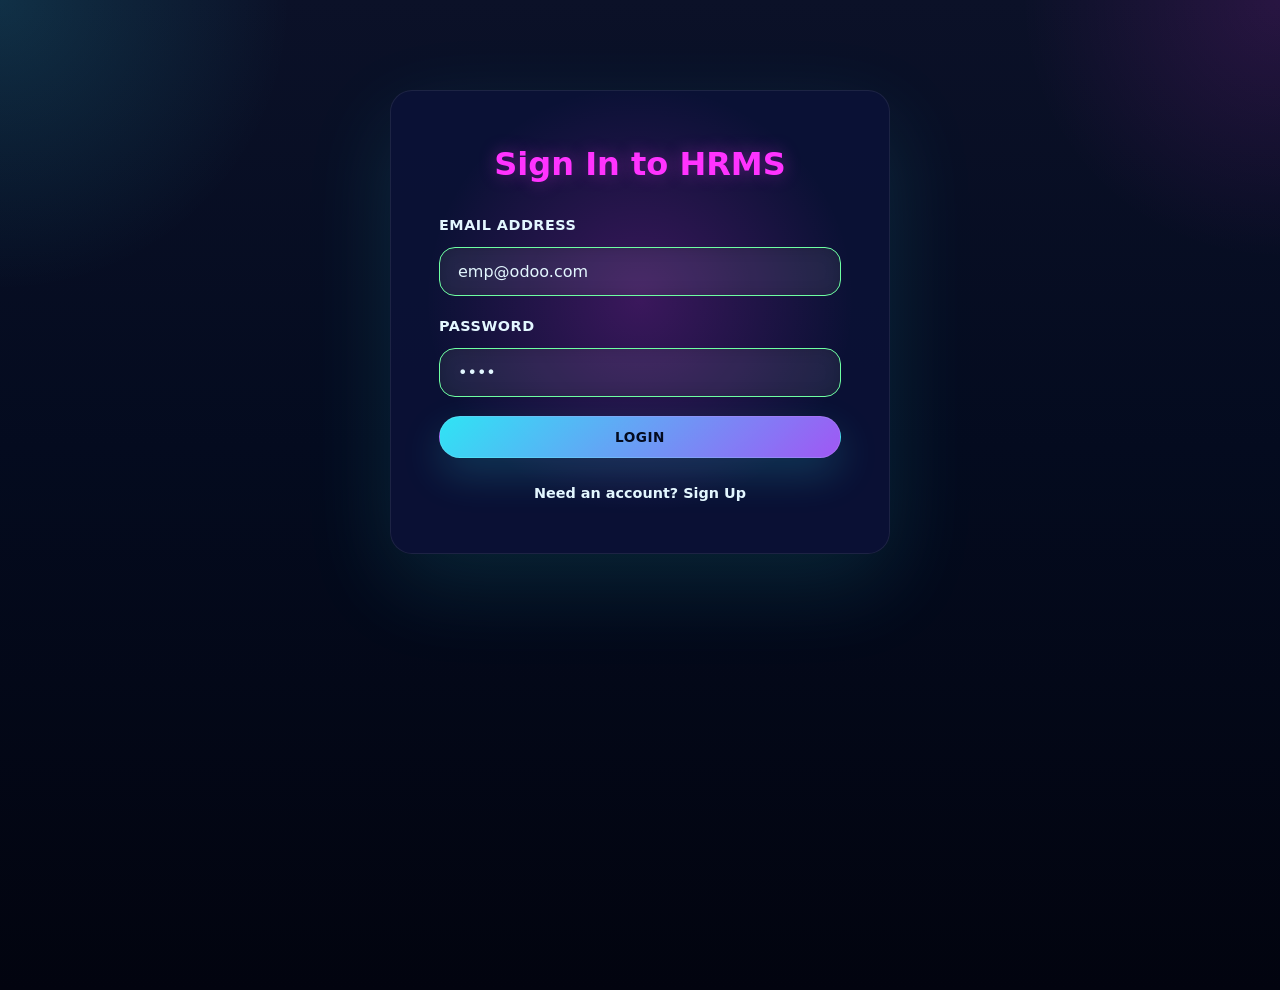
<file: hrms-site/index.html>
<!DOCTYPE html>
<html lang="en">

<head>
    <meta charset="UTF-8">
    <meta name="viewport" content="width=device-width, initial-scale=1.0">
    <title>Odoo HRMS - Hackathon Prototype</title>
    <link rel="stylesheet" href="variables-and-base.css">
    <link rel="stylesheet" href="components.css">
</head>

<body>

    <!-- Main Application Container -->
    <div id="app">

        <!-- Navbar (Hidden on Auth) -->
        <nav id="navbar" class="navbar hidden">
            <div class="nav-brand">Odoo HRMS</div>
            <div class="nav-links">
                <span id="user-greeting" style="margin-right: 15px; font-weight: 300;"></span>
                <button onclick="App.navigate('dashboard')" title="Go to Dashboard">Dashboard</button>
                <button onclick="App.navigate('attendance_log')" title="View attendance records">Attendance</button>
                <button onclick="App.navigate('leave_apply')" title="Apply for leave">Leave</button>
                <button onclick="App.navigate('salary_slip')" title="View salary information">Payroll</button>
                <button onclick="App.navigate('expenses')" title="Manage expenses">Expenses</button>
                <button onclick="App.navigate('profile')" title="View your profile">Profile</button>
                <button onclick="App.logout()" title="Sign out">Logout</button>
                <button onclick="App.resetDb()" title="Reset demo data"
                    style="margin-left:8px; background:transparent; border:1px solid var(--white); color:var(--white);">Reset
                    Demo Data</button>
            </div>
        </nav>

        <!-- Dynamic Content Container -->
        <div id="main-content" class="container"></div>

    </div>

    <!-- Link to external JavaScript -->
    <script src="app.js"></script>
    <script src="app-ui.js"></script>
</body>

</html>
</file>
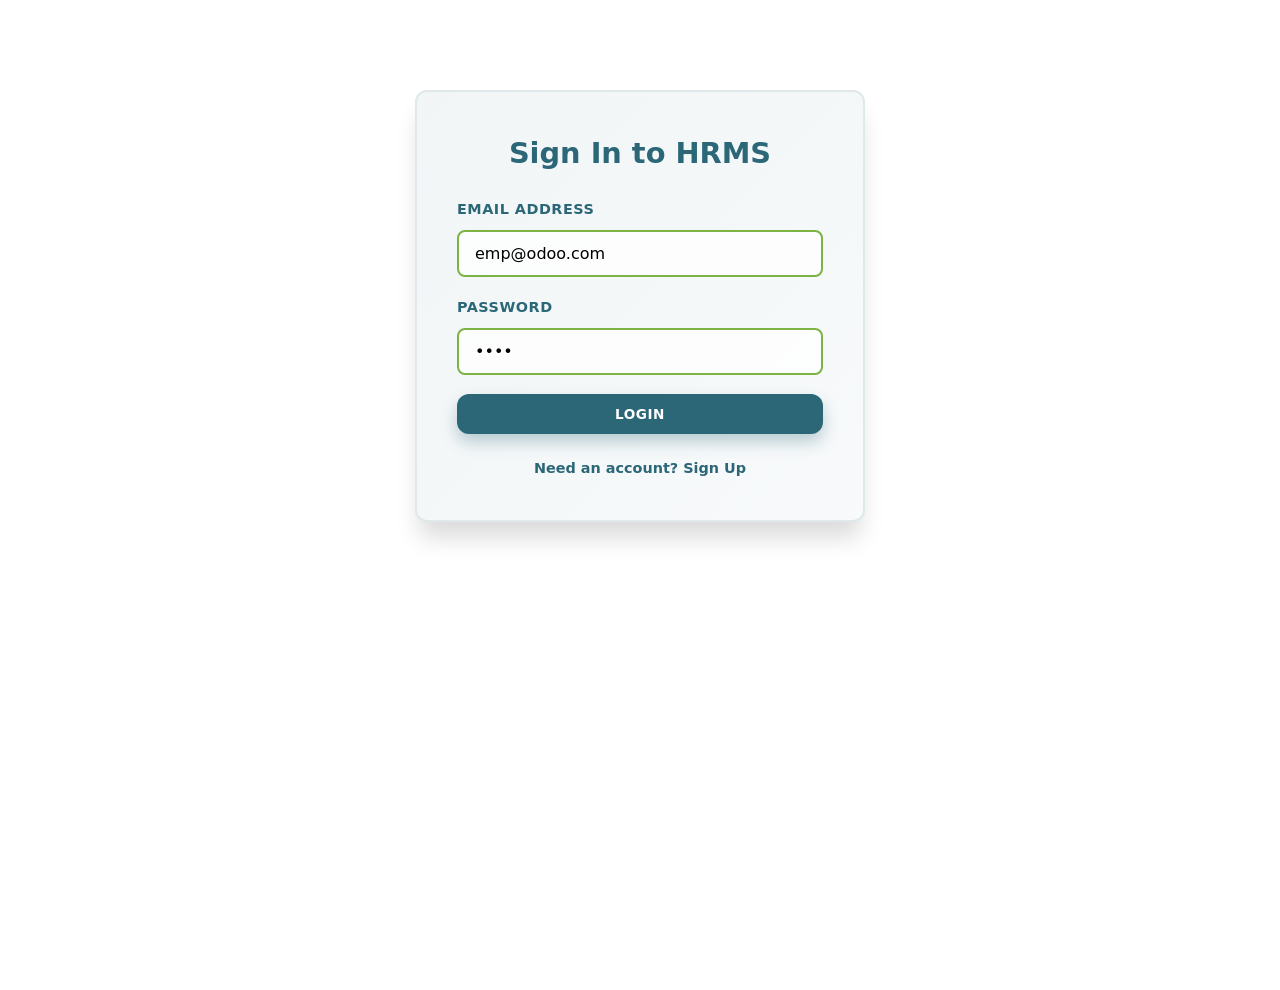
<file: hrms-site/hrms-shareable.html>
<!DOCTYPE html>
<html lang="en">

<head>
    <meta charset="UTF-8" />
    <meta name="viewport" content="width=device-width, initial-scale=1.0" />
    <title>Odoo HRMS - Shareable Prototype</title>
    <style>
        :root {
            --caramel: #2b6777;
            --papaya-whip: #c8d8e4;
            --baby-blue: #52ab98;
            --caramel-dark: rgba(43, 103, 119, 0.85);
            --caramel-light: #88a9b2;
            --sky-blue: #c8d8e4;
            --slate-blue: #6A8CAF;
            --cream: #ffffff;
            --warm-sand: #f2f2f2;
            --odoo-primary: #2b6777;
            --odoo-secondary: #c8d8e4;
            --bg-light: #f2f2f2;
            --text-main: #2b6777;
            --text-muted: #6b98a0;
            --white: #FFFFFF;
            --border: #E8D4C4;
            --success: #7CB342;
            --danger: #E74C3C;
            --warning: #F39C12;
            --radius: 12px;
            --shadow: 0 4px 6px -1px rgba(43, 103, 119, 0.1), 0 2px 4px -1px rgba(43, 103, 119, 0.06);
            --shadow-lg: 0 20px 25px -5px rgba(0, 0, 0, 0.15);
        }

        * {
            margin: 0;
            padding: 0;
            box-sizing: border-box;
            font-family: 'Segoe UI', system-ui, sans-serif;
        }

        body {
            background: var(--cream);
            color: var(--text-main);
            line-height: 1.5;
            min-height: 100vh;
        }

        @keyframes fadeInUp {
            from {
                opacity: 0;
                transform: translateY(30px);
            }

            to {
                opacity: 1;
                transform: translateY(0);
            }
        }

        @keyframes pulse-glow {

            0%,
            100% {
                box-shadow: 0 0 5px rgba(255, 107, 107, 0.5);
            }

            50% {
                box-shadow: 0 0 20px rgba(255, 107, 107, 0.8);
            }
        }

        @keyframes float {

            0%,
            100% {
                transform: translateY(0px);
            }

            50% {
                transform: translateY(-10px);
            }
        }

        @keyframes spin-slow {
            0% {
                transform: rotate(0deg);
            }

            100% {
                transform: rotate(360deg);
            }
        }

        @keyframes pulse-loading {

            0%,
            100% {
                opacity: 1;
            }

            50% {
                opacity: 0.5;
            }
        }

        @keyframes spin {
            0% {
                transform: rotate(0deg);
            }

            100% {
                transform: rotate(360deg);
            }
        }

        @keyframes shimmer {
            0% {
                left: -100%;
            }

            100% {
                left: 100%;
            }
        }

        @keyframes rotate {
            0% {
                transform: rotate(0deg);
            }

            100% {
                transform: rotate(360deg);
            }
        }

        .hidden {
            display: none !important;
        }

        .btn {
            padding: 12px 24px;
            border: none;
            border-radius: var(--radius);
            cursor: pointer;
            font-weight: 700;
            transition: all 0.3s cubic-bezier(0.4, 0, 0.2, 1);
            letter-spacing: 0.5px;
            text-transform: uppercase;
            font-size: 0.85rem;
            position: relative;
            overflow: hidden;
        }

        .btn::before {
            content: '';
            position: absolute;
            top: 0;
            left: -100%;
            width: 100%;
            height: 100%;
            background: rgba(255, 255, 255, 0.3);
            transition: left 0.3s;
            z-index: -1;
        }

        .btn:hover::before {
            left: 100%;
        }

        .btn-primary {
            background: var(--caramel);
            color: var(--white);
            box-shadow: 0 8px 16px rgba(43, 103, 119, 0.3);
        }

        .btn-primary:hover {
            transform: translateY(-3px) scale(1.05);
            box-shadow: 0 12px 24px rgba(43, 103, 119, 0.4);
        }

        .btn-primary:active {
            transform: translateY(-1px);
        }

        .btn-outline {
            background: transparent;
            border: 2px solid var(--caramel);
            color: var(--caramel);
            transition: all 0.3s;
        }

        .btn-outline:hover {
            background: var(--caramel-dark);
            color: var(--white);
            box-shadow: 0 8px 16px rgba(43, 103, 119, 0.2);
            transform: scale(1.05);
        }

        .btn::after {
            content: '';
            position: absolute;
            top: 50%;
            left: 50%;
            width: 0;
            height: 0;
            border-radius: 50%;
            background: rgba(255, 255, 255, 0.5);
            transform: translate(-50%, -50%);
            transition: width 0.6s, height 0.6s;
        }

        .btn:active::after {
            width: 300px;
            height: 300px;
        }

        .badge {
            padding: 6px 12px;
            border-radius: 20px;
            font-size: 0.75rem;
            font-weight: bold;
            display: inline-block;
            animation: fadeInUp 0.5s ease;
            text-transform: uppercase;
            letter-spacing: 0.5px;
        }

        .badge-success {
            background: #7CB342;
            color: var(--white);
            box-shadow: 0 4px 12px rgba(124, 179, 66, 0.3);
        }

        .badge-warning {
            background: var(--caramel);
            color: var(--white);
            box-shadow: 0 4px 12px rgba(43, 103, 119, 0.3);
        }

        h3 {
            animation: fadeInUp 0.8s ease;
        }

        input:focus,
        select:focus {
            animation: pulse-glow 1s ease infinite;
        }

        html {
            scroll-behavior: smooth;
        }

        ::selection {
            background: var(--caramel);
            color: var(--white);
        }

        ::-webkit-scrollbar {
            width: 10px;
        }

        ::-webkit-scrollbar-track {
            background: rgba(43, 103, 119, 0.1);
        }

        ::-webkit-scrollbar-thumb {
            background: var(--caramel);
            border-radius: 10px;
        }

        ::-webkit-scrollbar-thumb:hover {
            background: var(--caramel-dark);
        }

        input,
        select,
        textarea {
            transition: all 0.3s ease;
        }

        input:hover,
        select:hover,
        textarea:hover {
            border-color: var(--caramel) !important;
        }

        input:valid,
        select:valid {
            border-color: var(--success) !important;
        }

        .container {
            max-width: 1200px;
            margin: 2rem auto;
            padding: 0 1rem;
        }

        .navbar {
            background: var(--caramel);
            color: var(--white);
            padding: 1.2rem 2rem;
            display: flex;
            justify-content: space-between;
            align-items: center;
            box-shadow: 0 10px 30px rgba(43, 103, 119, 0.25);
            position: relative;
            overflow: hidden;
        }

        .navbar::after {
            content: '';
            position: absolute;
            top: 0;
            left: -100%;
            width: 100%;
            height: 100%;
            background: linear-gradient(90deg, transparent, rgba(255, 255, 255, 0.1), transparent);
            animation: shimmer 3s infinite;
            z-index: 0;
        }

        .nav-brand {
            font-size: 1.8rem;
            font-weight: 900;
            z-index: 1;
            text-shadow: 0 4px 8px rgba(0, 0, 0, 0.3);
            letter-spacing: 1px;
            animation: fadeInUp 0.6s ease;
        }

        .nav-links {
            display: flex;
            align-items: center;
            z-index: 1;
            gap: 0.5rem;
            flex-wrap: wrap;
            justify-content: flex-end;
        }

        .nav-links button {
            background: rgba(255, 255, 255, 0.2);
            border: 2px solid rgba(255, 255, 255, 0.5);
            color: white;
            cursor: pointer;
            opacity: 0.9;
            font-size: 0.85rem;
            padding: 6px 12px;
            border-radius: 6px;
            font-weight: 600;
            transition: all 0.3s ease;
            white-space: nowrap;
        }

        .nav-links button:hover {
            opacity: 1;
            background: rgba(255, 255, 255, 0.3);
            border-color: var(--white);
            transform: translateY(-2px);
            box-shadow: 0 4px 12px rgba(255, 255, 255, 0.2);
        }

        .auth-container {
            max-width: 450px;
            margin: 10vh auto;
            background: var(--white);
            padding: 2.5rem;
            border-radius: var(--radius);
            box-shadow: var(--shadow-lg);
            text-align: center;
            animation: fadeInUp 0.8s ease;
            position: relative;
            overflow: hidden;
            border: 2px solid rgba(43, 103, 119, 0.15);
        }

        .auth-container::before {
            content: '';
            position: absolute;
            top: -50%;
            right: -50%;
            width: 200%;
            height: 200%;
            background: linear-gradient(135deg, rgba(43, 103, 119, 0.08), rgba(200, 216, 228, 0.08));
            animation: rotate 20s linear infinite;
            z-index: 0;
        }

        .auth-container h2 {
            margin-bottom: 1.5rem;
            color: var(--caramel);
            font-size: 1.8rem;
            font-weight: 800;
            position: relative;
            z-index: 1;
            animation: fadeInUp 0.8s ease 0.2s backwards;
        }

        .form-group {
            margin-bottom: 1.2rem;
            text-align: left;
            position: relative;
            z-index: 1;
        }

        .form-group label {
            display: block;
            margin-bottom: 0.6rem;
            font-weight: 600;
            font-size: 0.9rem;
            color: var(--text-main);
            text-transform: uppercase;
            letter-spacing: 0.5px;
        }

        .form-group input,
        .form-group select {
            width: 100%;
            padding: 12px 16px;
            border: 2px solid var(--border);
            border-radius: 8px;
            outline: none;
            background: rgba(255, 255, 255, 0.8);
            transition: all 0.3s ease;
            font-size: 1rem;
        }

        .form-group input:focus,
        .form-group select:focus {
            border-color: var(--caramel);
            box-shadow: 0 0 0 3px rgba(43, 103, 119, 0.1);
            background: var(--white);
            transform: scale(1.02);
        }

        .auth-switch {
            margin-top: 1.5rem;
            font-size: 0.9rem;
            color: var(--caramel);
            cursor: pointer;
            transition: all 0.3s;
            position: relative;
            z-index: 1;
            font-weight: 600;
        }

        .auth-switch:hover {
            color: var(--caramel-dark);
            text-decoration: none;
        }

        .grid-cards {
            display: grid;
            grid-template-columns: repeat(auto-fit, minmax(250px, 1fr));
            gap: 2rem;
            margin-top: 2rem;
        }

        .card {
            background: var(--white);
            padding: 2rem;
            border-radius: var(--radius);
            box-shadow: 0 8px 16px rgba(0, 0, 0, 0.1);
            cursor: pointer;
            transition: all 0.4s cubic-bezier(0.4, 0, 0.2, 1);
            position: relative;
            overflow: hidden;
            border: 2px solid transparent;
            animation: fadeInUp 0.6s ease backwards;
        }

        .card:nth-child(1) {
            animation-delay: 0.1s;
            border-color: rgba(43, 103, 119, 0.2);
        }

        .card:nth-child(2) {
            animation-delay: 0.2s;
            border-color: rgba(200, 216, 228, 0.2);
        }

        .card:nth-child(3) {
            animation-delay: 0.3s;
            border-color: rgba(43, 103, 119, 0.2);
        }

        .card::before {
            content: '';
            position: absolute;
            top: 0;
            left: 0;
            width: 100%;
            height: 4px;
            background: var(--caramel);
        }

        .card::after {
            content: '';
            position: absolute;
            top: -50%;
            right: -50%;
            width: 200%;
            height: 200%;
            background: radial-gradient(circle, rgba(43, 103, 119, 0.1), transparent);
            opacity: 0;
            transition: opacity 0.3s;
        }

        .card:hover {
            transform: translateY(-8px) scale(1.02);
            box-shadow: 0 20px 40px rgba(43, 103, 119, 0.15);
            border-color: rgba(43, 103, 119, 0.4);
        }

        .card:hover::after {
            opacity: 1;
        }

        .card h3 {
            color: var(--caramel);
            margin-bottom: 0.8rem;
            font-size: 1.3rem;
            font-weight: 800;
        }

        .card p {
            color: var(--text-muted);
            font-size: 0.95rem;
            line-height: 1.6;
        }

        .data-table {
            width: 100%;
            border-collapse: collapse;
            margin-top: 1.5rem;
            background: var(--white);
            border-radius: var(--radius);
            overflow: hidden;
            box-shadow: 0 8px 20px rgba(43, 103, 119, 0.1);
            border: 1px solid rgba(43, 103, 119, 0.1);
            animation: fadeInUp 0.8s ease;
        }

        .data-table th {
            background: var(--caramel);
            color: var(--white);
            font-weight: 700;
            padding: 1.2rem;
            text-align: left;
            text-transform: uppercase;
            letter-spacing: 0.5px;
            font-size: 0.85rem;
        }

        .data-table td {
            padding: 1rem 1.2rem;
            border-bottom: 2px solid rgba(43, 103, 119, 0.1);
            transition: all 0.3s ease;
        }

        .data-table tbody tr {
            transition: all 0.3s ease;
        }

        .data-table tbody tr:hover {
            background: linear-gradient(90deg, rgba(43, 103, 119, 0.05), rgba(200, 216, 228, 0.05));
            transform: scale(1.01);
            box-shadow: inset 0 0 10px rgba(43, 103, 119, 0.1);
        }

        table tbody tr {
            animation: fadeInUp 0.6s ease backwards;
        }

        table tbody tr:nth-child(1) {
            animation-delay: 0.05s;
        }

        table tbody tr:nth-child(2) {
            animation-delay: 0.1s;
        }

        table tbody tr:nth-child(3) {
            animation-delay: 0.15s;
        }

        table tbody tr:nth-child(4) {
            animation-delay: 0.2s;
        }

        table tbody tr:nth-child(5) {
            animation-delay: 0.25s;
        }

        .section-header {
            display: flex;
            justify-content: space-between;
            align-items: center;
            margin-bottom: 1.5rem;
            margin-top: 2.5rem;
            animation: fadeInUp 0.8s ease;
        }

        .section-header h2 {
            font-size: 2rem;
            font-weight: 800;
            color: var(--caramel);
        }

        .panel {
            background: var(--white);
            padding: 2.5rem;
            border-radius: var(--radius);
            box-shadow: 0 10px 30px rgba(43, 103, 119, 0.1);
            max-width: 700px;
            margin: 0 auto;
            animation: fadeInUp 0.8s ease;
            border: 2px solid rgba(43, 103, 119, 0.15);
        }
    </style>
</head>

<body>
    <div id="app">
        <nav id="navbar" class="navbar hidden">
            <div class="nav-brand">Odoo HRMS</div>
            <div class="nav-links">
                <span id="user-greeting" style="margin-right: 15px; font-weight: 300;"></span>
                <button onclick="App.navigate('dashboard')" title="Go to Dashboard">Dashboard</button>
                <button onclick="App.navigate('attendance_log')" title="View attendance records">Attendance</button>
                <button onclick="App.navigate('leave_apply')" title="Apply for leave">Leave</button>
                <button onclick="App.navigate('salary_slip')" title="View salary information">Payroll</button>
                <button onclick="App.navigate('expenses')" title="Manage expenses">Expenses</button>
                <button onclick="App.navigate('profile')" title="View your profile">Profile</button>
                <button onclick="App.logout()" title="Sign out">Logout</button>
            </div>
        </nav>
        <div id="main-content" class="container"></div>
    </div>

    <script>
        const App = {
            db: {
                users: [
                    { id: 1001, name: 'Nadeem', email: 'admin@odoo.com', pass: '1234', role: 'admin', job: 'HR Director', salary: '₹1,80,000/mo' },
                    { id: 1002, name: 'Ritisha', email: 'ritisha.a@odoo.com', pass: '1234', role: 'admin', job: 'Talent Acquisition Lead', salary: '₹1,40,000/mo' },
                    { id: 1003, name: 'Soumyashree', email: 'soumyashree@odoo.com', pass: '1234', role: 'admin', job: 'HR Manager', salary: '₹1,50,000/mo' },
                    { id: 1004, name: 'Avishek', email: 'avishek@odoo.com', pass: '1234', role: 'admin', job: 'Payroll Manager', salary: '₹1,55,000/mo' },
                    { id: 2001, name: 'nikitaa', email: 'emp@odoo.com', pass: '1234', role: 'employee', job: 'Senior Frontend Developer', salary: '₹1,20,000/mo' },
                    { id: 2002, name: 'Priya Sharma', email: 'priya.s@odoo.com', pass: '1234', role: 'employee', job: 'Lead UI/UX Designer', salary: '₹1,15,000/mo' },
                    { id: 2003, name: 'Rahul Verma', email: 'rahul.v@odoo.com', pass: '1234', role: 'employee', job: 'DevOps Specialist', salary: '₹1,35,000/mo' },
                    { id: 2004, name: 'Anita Desai', email: 'anita.d@odoo.com', pass: '1234', role: 'employee', job: 'QA Automation Lead', salary: '₹95,000/mo' },
                    { id: 2005, name: 'Vikram Das', email: 'vikram.d@odoo.com', pass: '1234', role: 'employee', job: 'Backend Systems Engineer', salary: '₹1,25,000/mo' },
                    { id: 2006, name: 'Rohan Banerjee', email: 'rohan.b@odoo.com', pass: '1234', role: 'employee', job: 'Data Analyst', salary: '₹90,000/mo' },
                    { id: 2007, name: 'Sneha Paul', email: 'sneha.p@odoo.com', pass: '1234', role: 'employee', job: 'Product Manager', salary: '₹1,50,000/mo' },
                    { id: 2008, name: 'Amit Roy', email: 'amit.r@odoo.com', pass: '1234', role: 'employee', job: 'Electronics Integration Intern', salary: '₹35,000/mo' }
                ],
                attendance: [
                    { date: '01/07/2026', userId: 2001, status: 'Present' },
                    { date: '01/07/2026', userId: 2002, status: 'Present' },
                    { date: '01/07/2026', userId: 2003, status: 'Present' },
                    { date: '01/07/2026', userId: 2004, status: 'Leave' },
                    { date: '01/07/2026', userId: 2005, status: 'Present' },
                    { date: '01/07/2026', userId: 2006, status: 'Present' },
                    { date: '02/07/2026', userId: 2001, status: 'Present' },
                    { date: '02/07/2026', userId: 2002, status: 'Present' },
                    { date: '02/07/2026', userId: 2003, status: 'Half-day' },
                    { date: '02/07/2026', userId: 2004, status: 'Leave' },
                    { date: '02/07/2026', userId: 2005, status: 'Present' },
                    { date: '02/07/2026', userId: 2006, status: 'Present' },
                    { date: '03/07/2026', userId: 2001, status: 'Present' },
                    { date: '03/07/2026', userId: 2002, status: 'Present' },
                    { date: '03/07/2026', userId: 2003, status: 'Present' },
                    { date: '03/07/2026', userId: 2004, status: 'Present' },
                    { date: '03/07/2026', userId: 2005, status: 'Absent' },
                    { date: '03/07/2026', userId: 2006, status: 'Present' },
                    { date: new Date().toLocaleDateString(), userId: 2001, status: 'Present' },
                    { date: new Date().toLocaleDateString(), userId: 2002, status: 'Present' },
                    { date: new Date().toLocaleDateString(), userId: 2003, status: 'Present' },
                    { date: new Date().toLocaleDateString(), userId: 2006, status: 'Present' },
                    { date: new Date().toLocaleDateString(), userId: 2007, status: 'Present' }
                ],
                leaves: [
                    { id: 5001, userId: 2004, userName: 'Anita Desai', type: 'Sick Leave', start: '2026-07-01', end: '2026-07-02', status: 'Approved' },
                    { id: 5002, userId: 2003, userName: 'Rahul Verma', type: 'Paid Leave', start: '2026-06-15', end: '2026-06-18', status: 'Approved' },
                    { id: 5003, userId: 2005, userName: 'Vikram Das', type: 'Unpaid Leave', start: '2026-06-28', end: '2026-06-30', status: 'Rejected' },
                    { id: 5004, userId: 2002, userName: 'Priya Sharma', type: 'Paid Leave', start: '2026-07-15', end: '2026-07-22', status: 'Pending' },
                    { id: 5005, userId: 2006, userName: 'Rohan Banerjee', type: 'Sick Leave', start: '2026-07-10', end: '2026-07-11', status: 'Pending' },
                    { id: 5006, userId: 2001, userName: 'nikitaa', type: 'Paid Leave', start: '2026-08-12', end: '2026-08-19', status: 'Pending' },
                    { id: 5007, userId: 2008, userName: 'Amit Roy', type: 'Unpaid Leave', start: '2026-07-25', end: '2026-07-28', status: 'Pending' }
                ],
                performances: [
                    { id: 6001, userId: 2001, reviewer: 'Nadeem', rating: 4.5, feedback: 'Excellent coding skills and team collaboration', date: '2026-06-30', period: 'Q2 2026' },
                    { id: 6002, userId: 2002, reviewer: 'Nadeem', rating: 4.8, feedback: 'Outstanding UI/UX design contributions. Very creative.', date: '2026-06-30', period: 'Q2 2026' },
                    { id: 6003, userId: 2003, reviewer: 'Ritisha', rating: 4.3, feedback: 'Good technical expertise in DevOps. Can improve communication.', date: '2026-06-30', period: 'Q2 2026' }
                ],
                salarySlips: [
                    { id: 7001, userId: 2001, month: 'May 2026', basic: 100000, hra: 20000, da: 10000, allowances: 5000, tax: 15000, deductions: 10000, netPay: 110000, status: 'Generated' },
                    { id: 7002, userId: 2001, month: 'June 2026', basic: 100000, hra: 20000, da: 10000, allowances: 6000, tax: 16000, deductions: 10000, netPay: 116000, status: 'Generated' },
                    { id: 7003, userId: 2001, month: 'July 2026', basic: 100000, hra: 20000, da: 10000, allowances: 6000, tax: 16000, deductions: 10000, netPay: 116000, status: 'Pending' },
                    { id: 7010, userId: 2002, month: 'June 2026', basic: 95000, hra: 19000, da: 9500, allowances: 4000, tax: 14000, deductions: 8000, netPay: 111500, status: 'Generated' },
                    { id: 7011, userId: 2003, month: 'June 2026', basic: 120000, hra: 24000, da: 12000, allowances: 7000, tax: 20000, deductions: 12000, netPay: 113000, status: 'Generated' },
                    { id: 7012, userId: 2004, month: 'June 2026', basic: 95000, hra: 18000, da: 9000, allowances: 3000, tax: 12000, deductions: 8000, netPay: 103000, status: 'Generated' },
                    { id: 7013, userId: 2005, month: 'June 2026', basic: 125000, hra: 25000, da: 12500, allowances: 8000, tax: 22000, deductions: 13000, netPay: 110500, status: 'Generated' }
                ],
                holidays: [
                    { id: 8001, date: '2026-07-15', name: 'Muharram', type: 'National Holiday' },
                    { id: 8002, date: '2026-08-15', name: 'Independence Day', type: 'National Holiday' },
                    { id: 8003, date: '2026-08-26', name: 'Janmashtami', type: 'National Holiday' },
                    { id: 8004, date: '2026-09-16', name: 'Milad-un-Nabi', type: 'National Holiday' },
                    { id: 8005, date: '2026-10-02', name: 'Gandhi Jayanti', type: 'National Holiday' }
                ],
                shifts: [
                    { id: 9001, userId: 2001, shiftType: 'General - 9:00 AM to 6:00 PM', department: 'Engineering', startDate: '2026-01-01' },
                    { id: 9002, userId: 2002, shiftType: 'General - 9:00 AM to 6:00 PM', department: 'Design', startDate: '2026-01-01' },
                    { id: 9003, userId: 2003, shiftType: 'Flexible - 10:00 AM to 7:00 PM', department: 'Engineering', startDate: '2026-01-01' }
                ],
                expenses: [
                    { id: 10001, userId: 2001, amount: 2500, category: 'Travel', description: 'Client Meeting Travel - Delhi', date: '2026-07-01', status: 'Approved', receipt: 'Receipt attached' },
                    { id: 10002, userId: 2002, amount: 1500, category: 'Meals', description: 'Team Lunch Meeting', date: '2026-07-02', status: 'Pending', receipt: 'Pending' },
                    { id: 10003, userId: 2003, amount: 3200, category: 'Training', description: 'DevOps Certification Course', date: '2026-07-03', status: 'Pending', receipt: 'Receipt attached' },
                    { id: 10004, userId: 2004, amount: 4200, category: 'Travel', description: 'Airport transfer for interviewee', date: '2026-06-28', status: 'Approved', receipt: 'Receipt attached' },
                    { id: 10005, userId: 2005, amount: 800, category: 'Meals', description: 'Client snacks', date: '2026-06-30', status: 'Rejected', receipt: 'Receipt attached' },
                    { id: 10006, userId: 2006, amount: 15000, category: 'Hardware', description: 'External SSD for backup', date: '2026-06-20', status: 'Approved', receipt: 'Receipt attached' },
                    { id: 10007, userId: 2007, amount: 6000, category: 'Training', description: 'Product Management workshop fee', date: '2026-05-15', status: 'Pending', receipt: 'Receipt attached' }
                ],
                documents: [
                    { id: 11001, userId: 2001, docName: 'Offer Letter', docType: 'Official', uploadDate: '2022-01-15', status: 'Active' },
                    { id: 11002, userId: 2001, docName: 'Appointment Letter', docType: 'Official', uploadDate: '2022-02-01', status: 'Active' },
                    { id: 11003, userId: 2002, docName: 'Employment Contract', docType: 'Legal', uploadDate: '2021-06-10', status: 'Active' }
                ]
            },
            currentUser: null,
            init() {
                const storedDb = localStorage.getItem('hrms_db');
                if (storedDb) this.db = JSON.parse(storedDb);

                const adminProfiles = {
                    'admin@odoo.com': { name: 'Nadeem', role: 'admin', job: 'HR Director', salary: '₹1,80,000/mo' },
                    'ritisha.a@odoo.com': { name: 'Ritisha', role: 'admin', job: 'Talent Acquisition Lead', salary: '₹1,40,000/mo' },
                    'soumyashree@odoo.com': { name: 'Soumyashree', role: 'admin', job: 'HR Manager', salary: '₹1,50,000/mo' },
                    'avishek@odoo.com': { name: 'Avishek', role: 'admin', job: 'Payroll Manager', salary: '₹1,55,000/mo' }
                };

                this.db.users = Array.isArray(this.db.users) ? this.db.users : [];
                this.db.users.forEach(user => {
                    const profile = adminProfiles[user.email];
                    if (profile) {
                        user.name = profile.name;
                        user.role = profile.role;
                        user.job = profile.job;
                        user.salary = profile.salary;
                    }
                });

                const storedUser = localStorage.getItem('hrms_user');
                if (storedUser) {
                    this.currentUser = JSON.parse(storedUser);
                    const freshUser = this.db.users.find(u => u.email === this.currentUser.email);
                    if (freshUser) {
                        this.currentUser = { ...freshUser };
                        localStorage.setItem('hrms_user', JSON.stringify(this.currentUser));
                    }
                    this.navigate('dashboard');
                } else {
                    this.renderLogin();
                }

                this.saveDb();
            },
            saveDb() { localStorage.setItem('hrms_db', JSON.stringify(this.db)); },
            navigate(view) {
                const content = document.getElementById('main-content');
                document.getElementById('navbar').classList.remove('hidden');
                document.getElementById('user-greeting').innerText = `Hello, ${this.currentUser.name} (${this.currentUser.role})`;
                content.innerHTML = '';
                switch (view) {
                    case 'dashboard': this.currentUser.role === 'admin' ? this.renderAdminDashboard(content) : this.renderEmployeeDashboard(content); break;
                    case 'leave_apply': this.renderLeaveApplication(content); break;
                    case 'profile': this.renderProfile(content); break;
                    case 'attendance_log': this.renderAttendanceLog(content); break;
                    case 'salary_slip': this.renderSalarySlip(content); break;
                    case 'performance': this.renderPerformanceReview(content); break;
                    case 'expenses': this.renderExpenses(content); break;
                    case 'documents': this.renderDocuments(content); break;
                    case 'employee_analytics': this.renderEmployeeAnalytics(content); break;
                    case 'holidays': this.renderHolidayCalendar(content); break;
                    case 'shifts': this.renderShiftManagement(content); break;
                }
            }
        };

        Object.assign(App, {
            renderLogin(isSignup = false) {
                document.getElementById('navbar').classList.add('hidden');
                const content = document.getElementById('main-content');
                content.innerHTML = `
          <div class="auth-container">
            <h2>${isSignup ? 'Sign Up for HRMS' : 'Sign In to HRMS'}</h2>
            ${isSignup ? `
                <div class="form-group">
                    <label>Full Name</label>
                    <input type="text" id="auth-name" placeholder="nikitaa">
                </div>
              <div class="form-group">
                <label>Role</label>
                <select id="auth-role">
                  <option value="employee">Employee</option>
                  <option value="admin">Admin / HR</option>
                </select>
              </div>
            ` : ''}
            <div class="form-group">
              <label>Email Address</label>
              <input type="email" id="auth-email" placeholder="email@odoo.com" value="${!isSignup ? 'emp@odoo.com' : ''}">
            </div>
            <div class="form-group">
              <label>Password</label>
              <input type="password" id="auth-pass" placeholder="Enter password (demo: 1234)" value="${!isSignup ? '1234' : ''}">
            </div>
            <button class="btn btn-primary" style="width: 100%" onclick="App.${isSignup ? 'handleSignup()' : 'handleLogin()'}">
              ${isSignup ? 'Register' : 'Login'}
            </button>
            <div class="auth-switch" onclick="App.renderLogin(${!isSignup})">
              ${isSignup ? 'Already have an account? Sign In' : 'Need an account? Sign Up'}
            </div>
          </div>
        `;
            },
            handleLogin() {
                const email = document.getElementById('auth-email').value;
                const pass = document.getElementById('auth-pass').value;
                const user = this.db.users.find(u => u.email === email && u.pass === pass);
                if (user) {
                    this.currentUser = user;
                    localStorage.setItem('hrms_user', JSON.stringify(user));
                    this.navigate('dashboard');
                } else {
                    alert('Invalid Credentials. Please try again.');
                }
            },
            handleSignup() {
                const name = document.getElementById('auth-name').value;
                const role = document.getElementById('auth-role').value;
                const email = document.getElementById('auth-email').value;
                const pass = document.getElementById('auth-pass').value;
                if (!name || !email || !pass) return alert('All fields are required.');
                const newUser = { id: Date.now(), name, email, pass, role, job: 'New Hire', salary: 'TBD' };
                this.db.users.push(newUser);
                this.saveDb();
                alert('Registration successful! Please login.');
                this.renderLogin();
            },
            logout() {
                this.currentUser = null;
                localStorage.removeItem('hrms_user');
                this.renderLogin();
            },
            renderEmployeeDashboard(container) {
                const todayRecord = this.db.attendance.find(a => a.userId === this.currentUser.id && a.date === new Date().toLocaleDateString());
                const isCheckedIn = !!todayRecord;
                container.innerHTML = `
          <div class="section-header">
            <h2>Employee Dashboard</h2>
            <button class="btn ${isCheckedIn ? 'btn-outline' : 'btn-primary'}" onclick="App.toggleAttendance()" ${isCheckedIn ? 'disabled' : ''}>
              ${isCheckedIn ? 'Checked In Today' : 'Check In'}
            </button>
          </div>
          <div class="grid-cards">
            <div class="card" onclick="App.navigate('profile')"><h3>👤 My Profile</h3><p>View personal details, job role, and read-only salary structure.</p></div>
            <div class="card" onclick="App.navigate('leave_apply')"><h3>📅 Apply Leave</h3><p>Request paid, sick, or unpaid time-off and track approval status.</p></div>
            <div class="card" onclick="App.navigate('attendance_log')"><h3>⏱️ Attendance Log</h3><p>Daily and weekly views of your check-ins.</p></div>
            <div class="card" onclick="App.navigate('salary_slip')"><h3>💰 Salary Slips</h3><p>View payroll, salary breakup, and deductions monthly.</p></div>
            <div class="card" onclick="App.navigate('performance')"><h3>⭐ Performance Reviews</h3><p>Track performance feedback and ratings from managers.</p></div>
            <div class="card" onclick="App.navigate('expenses')"><h3>🧾 Expenses & Claims</h3><p>Submit and track reimbursement requests.</p></div>
            <div class="card" onclick="App.navigate('documents')"><h3>📄 My Documents</h3><p>Access offer letters, contracts, and official documents.</p></div>
            <div class="card" onclick="App.navigate('shifts')"><h3>🕐 Shift Schedule</h3><p>View your work shift and department assignments.</p></div>
            <div class="card" onclick="App.navigate('holidays')"><h3>🎉 Holiday Calendar</h3><p>Check all company holidays and special days.</p></div>
          </div>
          <h3 style="margin-top: 3rem; color: var(--odoo-primary);">My Recent Leave Requests</h3>
          <table class="data-table">
            <thead><tr><th>Type</th><th>Start Date</th><th>End Date</th><th>Status</th></tr></thead>
            <tbody>
              ${this.db.leaves.filter(l => l.userId === this.currentUser.id).map(l => `
                <tr>
                  <td>${l.type}</td>
                  <td>${l.start}</td>
                  <td>${l.end}</td>
                  <td><span class="badge ${l.status === 'Approved' ? 'badge-success' : 'badge-warning'}">${l.status}</span></td>
                </tr>
              `).join('') || '<tr><td colspan="4">No requests found.</td></tr>'}
            </tbody>
          </table>
        `;
            },
            renderProfile(container) {
                container.innerHTML = `
          <div class="panel">
            <div class="section-header">
              <h2>My Profile</h2>
              <button class="btn btn-outline" onclick="App.navigate('dashboard')">Back</button>
            </div>
            <div class="form-group"><label>Full Name</label><input type="text" value="${this.currentUser.name}" disabled></div>
            <div class="form-group"><label>Job Title</label><input type="text" value="${this.currentUser.job}" disabled></div>
            <div class="form-group"><label>Salary Structure (Read-Only)</label><input type="text" value="${this.currentUser.salary}" disabled></div>
          </div>
        `;
            },
            renderAttendanceLog(container) {
                const userAttendance = this.db.attendance.filter(a => a.userId === this.currentUser.id);
                const totalPresent = userAttendance.length;
                const today = new Date().toLocaleDateString();
                const isCheckedInToday = userAttendance.some(a => a.date === today);
                container.innerHTML = `
          <div class="panel">
            <div class="section-header"><h2>Attendance Log</h2><button class="btn btn-outline" onclick="App.navigate('dashboard')">Back</button></div>
            <div style="display: grid; grid-template-columns: repeat(auto-fit, minmax(150px, 1fr)); gap: 1rem; margin-bottom: 2rem;">
              <div style="background: var(--bg-light); padding: 1.5rem; border-radius: var(--radius); text-align: center;"><h3 style="color: var(--odoo-primary); font-size: 1.5rem;">${totalPresent}</h3><p style="color: var(--text-muted); font-size: 0.9rem;">Total Check-ins</p></div>
              <div style="background: var(--bg-light); padding: 1.5rem; border-radius: var(--radius); text-align: center;"><h3 style="color: var(--success); font-size: 1.5rem;">${isCheckedInToday ? '✓' : '—'}</h3><p style="color: var(--text-muted); font-size: 0.9rem;">Today's Status</p></div>
            </div>
            <h3 style="color: var(--odoo-primary); margin-bottom: 1rem;">Check-in History</h3>
            <table class="data-table">
              <thead><tr><th>Date</th><th>Status</th><th>Action</th></tr></thead>
              <tbody>
                ${userAttendance.length > 0 ? userAttendance.map(a => `
                  <tr>
                    <td>${a.date}</td>
                    <td><span class="badge badge-success">${a.status}</span></td>
                    <td><button class="btn btn-outline" style="padding: 5px 10px; font-size: 0.85rem;" onclick="App.deleteAttendance('${a.date}', ${a.userId})">Remove</button></td>
                  </tr>
                `).join('') : '<tr><td colspan="3" style="text-align: center; color: var(--text-muted);">No attendance records found.</td></tr>'}
              </tbody>
            </table>
          </div>
        `;
            },
            deleteAttendance(date, userId) {
                if (confirm('Are you sure you want to remove this attendance record?')) {
                    this.db.attendance = this.db.attendance.filter(a => !(a.date === date && a.userId === userId));
                    this.saveDb();
                    this.navigate('attendance_log');
                }
            },
            renderLeaveApplication(container) {
                container.innerHTML = `
          <div class="panel">
            <div class="section-header"><h2>Apply for Leave</h2><button class="btn btn-outline" onclick="App.navigate('dashboard')">Back</button></div>
            <div class="form-group"><label>Leave Type</label><select id="leave-type"><option>Paid Leave</option><option>Sick Leave</option><option>Unpaid Leave</option></select></div>
            <div class="form-group"><label>Start Date</label><input type="date" id="leave-start"></div>
            <div class="form-group"><label>End Date</label><input type="date" id="leave-end"></div>
            <div class="form-group"><label>Remarks</label><input type="text" id="leave-remarks" placeholder="Reason for leave..."></div>
            <button class="btn btn-primary" onclick="App.submitLeave()">Submit Request</button>
          </div>
        `;
            },
            submitLeave() {
                const type = document.getElementById('leave-type').value;
                const start = document.getElementById('leave-start').value;
                const end = document.getElementById('leave-end').value;
                if (!start || !end) return alert('Please select dates.');
                this.db.leaves.push({ id: Date.now(), userId: this.currentUser.id, userName: this.currentUser.name, type, start, end, status: 'Pending' });
                this.saveDb();
                alert('Leave request submitted successfully.');
                this.navigate('dashboard');
            },
            toggleAttendance() {
                const today = new Date().toLocaleDateString();
                this.db.attendance.push({ date: today, userId: this.currentUser.id, status: 'Present' });
                this.saveDb();
                this.navigate('dashboard');
            },
            renderAdminDashboard(container) {
                const pendingLeaves = this.db.leaves.filter(l => l.status === 'Pending');
                container.innerHTML = `
          <div class="section-header">
            <h2>Admin & HR Dashboard</h2>
            <button class="btn btn-primary" onclick="App.navigate('employee_analytics')">📊 View Analytics</button>
          </div>
          <h3 style="margin-top: 1rem; color: var(--odoo-primary);">Leave Approvals (${pendingLeaves.length})</h3>
          <table class="data-table">
            <thead><tr><th>Employee</th><th>Type</th><th>Dates</th><th>Action</th></tr></thead>
            <tbody>
              ${pendingLeaves.map(l => `
                <tr>
                  <td>${l.userName}</td>
                  <td>${l.type}</td>
                  <td>${l.start} to ${l.end}</td>
                  <td>
                    <button class="btn btn-primary" style="padding: 5px 10px;" onclick="App.processLeave(${l.id}, 'Approved')">Approve</button>
                    <button class="btn btn-outline" style="padding: 5px 10px; border-color: var(--danger); color: var(--danger)" onclick="App.processLeave(${l.id}, 'Rejected')">Reject</button>
                  </td>
                </tr>
              `).join('') || '<tr><td colspan="4">No pending leave requests.</td></tr>'}
            </tbody>
          </table>
          <h3 style="margin-top: 3rem; color: var(--odoo-primary);">Employee Directory & Payroll Control</h3>
          <table class="data-table">
            <thead><tr><th>ID</th><th>Name</th><th>Role</th><th>Salary Base</th></tr></thead>
            <tbody>
              ${this.db.users.filter(u => u.role === 'employee').map(u => `
                <tr><td>#${u.id}</td><td>${u.name}</td><td>${u.job}</td><td>${u.salary}</td></tr>
              `).join('')}
            </tbody>
          </table>
        `;
            },
            processLeave(id, status) {
                const req = this.db.leaves.find(l => l.id === id);
                if (req) {
                    req.status = status;
                    this.saveDb();
                    this.navigate('dashboard');
                }
            },
            renderSalarySlip(container) {
                const userSlips = this.db.salarySlips.filter(s => s.userId === this.currentUser.id);
                container.innerHTML = `
          <div class="panel">
            <div class="section-header"><h2>Salary Slips</h2><button class="btn btn-outline" onclick="App.navigate('dashboard')">Back</button></div>
            <table class="data-table">
              <thead><tr><th>Month</th><th>Basic</th><th>HRA</th><th>DA</th><th>Deductions</th><th>Net Pay</th><th>Status</th></tr></thead>
              <tbody>
                ${userSlips.map(s => `
                  <tr>
                    <td>${s.month}</td>
                    <td>₹${s.basic}</td>
                    <td>₹${s.hra}</td>
                    <td>₹${s.da}</td>
                    <td>₹${s.deductions}</td>
                    <td style="font-weight: bold;">₹${s.netPay}</td>
                    <td><span class="badge badge-success">${s.status}</span></td>
                  </tr>
                `).join('') || '<tr><td colspan="7" style="text-align: center;">No salary slips available.</td></tr>'}
              </tbody>
            </table>
          </div>
        `;
            },
            renderPerformanceReview(container) {
                const userReviews = this.db.performances.filter(p => p.userId === this.currentUser.id);
                container.innerHTML = `
          <div class="panel">
            <div class="section-header"><h2>Performance Reviews</h2><button class="btn btn-outline" onclick="App.navigate('dashboard')">Back</button></div>
            ${userReviews.length > 0 ? userReviews.map(r => `
              <div style="background: var(--bg-light); padding: 1.5rem; border-radius: var(--radius); margin-bottom: 1rem;">
                <div style="display: flex; justify-content: space-between; align-items: center;">
                  <div><h4 style="color: var(--odoo-primary); margin-bottom: 0.5rem;">${r.period}</h4><p style="color: var(--text-muted); font-size: 0.9rem;">Reviewed by: ${r.reviewer}</p></div>
                  <div style="font-size: 1.5rem; color: var(--success);">★ ${r.rating}/5</div>
                </div>
                <p style="margin-top: 1rem; line-height: 1.6;">${r.feedback}</p>
              </div>
            `).join('') : '<p style="text-align: center; color: var(--text-muted);">No performance reviews yet.</p>'}
          </div>
        `;
            },
            renderExpenses(container) {
                const userExpenses = this.db.expenses.filter(e => e.userId === this.currentUser.id);
                container.innerHTML = `
          <div class="panel">
            <div class="section-header"><h2>Expense Claims & Reimbursements</h2><button class="btn btn-outline" onclick="App.navigate('dashboard')">Back</button></div>
            <button class="btn btn-primary" style="margin-bottom: 1.5rem;" onclick="App.renderNewExpenseForm()">+ New Expense Claim</button>
            <table class="data-table">
              <thead><tr><th>Category</th><th>Description</th><th>Amount</th><th>Date</th><th>Status</th></tr></thead>
              <tbody>
                ${userExpenses.map(e => `
                  <tr>
                    <td>${e.category}</td>
                    <td>${e.description}</td>
                    <td>₹${e.amount}</td>
                    <td>${e.date}</td>
                    <td><span class="badge ${e.status === 'Approved' ? 'badge-success' : 'badge-warning'}">${e.status}</span></td>
                  </tr>
                `).join('') || '<tr><td colspan="5" style="text-align: center;">No expense claims found.</td></tr>'}
              </tbody>
            </table>
          </div>
        `;
            },
            renderNewExpenseForm() {
                const container = document.getElementById('main-content');
                container.innerHTML = `
          <div class="panel">
            <div class="section-header"><h2>New Expense Claim</h2><button class="btn btn-outline" onclick="App.navigate('expenses')">Cancel</button></div>
            <div class="form-group"><label>Category</label><select id="expense-category"><option>Travel</option><option>Meals</option><option>Training</option><option>Equipment</option></select></div>
            <div class="form-group"><label>Description</label><input type="text" id="expense-desc" placeholder="Expense details..."></div>
            <div class="form-group"><label>Amount (₹)</label><input type="number" id="expense-amount" placeholder="Enter amount"></div>
            <button class="btn btn-primary" onclick="App.submitExpense()">Submit Claim</button>
          </div>
        `;
            },
            submitExpense() {
                const category = document.getElementById('expense-category').value;
                const description = document.getElementById('expense-desc').value;
                const amount = parseFloat(document.getElementById('expense-amount').value);
                if (!description || !amount) return alert('All fields required.');
                this.db.expenses.push({ id: Date.now(), userId: this.currentUser.id, amount, category, description, date: new Date().toLocaleDateString(), status: 'Pending', receipt: 'Pending' });
                this.saveDb();
                alert('Expense claim submitted successfully.');
                this.navigate('expenses');
            },
            renderDocuments(container) {
                const userDocs = this.db.documents.filter(d => d.userId === this.currentUser.id);
                container.innerHTML = `
          <div class="panel">
            <div class="section-header"><h2>My Documents</h2><button class="btn btn-outline" onclick="App.navigate('dashboard')">Back</button></div>
            <table class="data-table">
              <thead><tr><th>Document</th><th>Type</th><th>Upload Date</th><th>Status</th></tr></thead>
              <tbody>
                ${userDocs.map(d => `
                  <tr>
                    <td>📄 ${d.docName}</td>
                    <td>${d.docType}</td>
                    <td>${d.uploadDate}</td>
                    <td><span class="badge badge-success">${d.status}</span></td>
                  </tr>
                `).join('') || '<tr><td colspan="4" style="text-align: center;">No documents found.</td></tr>'}
              </tbody>
            </table>
          </div>
        `;
            },
            renderEmployeeAnalytics(container) {
                const totalEmployees = this.db.users.filter(u => u.role === 'employee').length;
                const presentToday = this.db.attendance.filter(a => a.date === new Date().toLocaleDateString() && a.status === 'Present').length;
                const pendingLeaves = this.db.leaves.filter(l => l.status === 'Pending').length;
                const approvedExpenses = this.db.expenses.filter(e => e.status === 'Approved').reduce((sum, e) => sum + e.amount, 0);
                container.innerHTML = `
          <div class="section-header"><h2>Employee Analytics & HR Metrics</h2><button class="btn btn-outline" onclick="App.navigate('dashboard')">Back</button></div>
          <div class="grid-cards">
            <div class="card"><h3>👥 Total Employees</h3><h2 style="color: var(--odoo-primary); margin: 1rem 0;">${totalEmployees}</h2><p>Active workforce</p></div>
            <div class="card"><h3>✓ Present Today</h3><h2 style="color: var(--success); margin: 1rem 0;">${presentToday}</h2><p>Out of ${totalEmployees} employees</p></div>
            <div class="card"><h3>⏳ Pending Leaves</h3><h2 style="color: var(--warning); margin: 1rem 0;">${pendingLeaves}</h2><p>Awaiting approval</p></div>
            <div class="card"><h3>💰 Approved Expenses</h3><h2 style="color: var(--success); margin: 1rem 0;">₹${approvedExpenses}</h2><p>Total reimbursement</p></div>
          </div>
          <h3 style="margin-top: 3rem; color: var(--odoo-primary);">Department Breakdown</h3>
          <table class="data-table">
            <thead><tr><th>Department</th><th>Employees</th><th>Avg Rating</th></tr></thead>
            <tbody>
              <tr><td>Engineering</td><td>4</td><td>4.3/5 ⭐</td></tr>
              <tr><td>Design</td><td>1</td><td>4.8/5 ⭐</td></tr>
              <tr><td>Operations</td><td>3</td><td>4.1/5 ⭐</td></tr>
            </tbody>
          </table>
        `;
            },
            renderHolidayCalendar(container) {
                container.innerHTML = `
          <div class="panel">
            <div class="section-header"><h2>Holiday Calendar 2026</h2><button class="btn btn-outline" onclick="App.navigate('dashboard')">Back</button></div>
            <table class="data-table">
              <thead><tr><th>Date</th><th>Holiday</th><th>Type</th></tr></thead>
              <tbody>
                ${this.db.holidays.map(h => `
                  <tr><td style="font-weight: bold;">${h.date}</td><td>${h.name}</td><td><span class="badge badge-success">${h.type}</span></td></tr>
                `).join('')}
              </tbody>
            </table>
          </div>
        `;
            },
            renderShiftManagement(container) {
                const userShift = this.db.shifts.filter(s => s.userId === this.currentUser.id);
                container.innerHTML = `
          <div class="panel">
            <div class="section-header"><h2>Shift Management</h2><button class="btn btn-outline" onclick="App.navigate('dashboard')">Back</button></div>
            <table class="data-table">
              <thead><tr><th>Shift Type</th><th>Department</th><th>Start Date</th></tr></thead>
              <tbody>
                ${userShift.map(s => `
                  <tr><td>${s.shiftType}</td><td>${s.department}</td><td>${s.startDate}</td></tr>
                `).join('') || '<tr><td colspan="3" style="text-align: center;">No shift data found.</td></tr>'}
              </tbody>
            </table>
          </div>
        `;
            }
        });

        window.onload = () => App.init();
    </script>
</body>

</html>
</file>
<file: hrms-site/variables-and-base.css>
/* --- CSS VARIABLES & RESET --- */
:root {
    /* Neon Palette */
    --bg-dark: #040b1f;
    --bg-panel: rgba(11, 18, 55, 0.92);
    --neon-cyan: #32f0ff;
    --neon-magenta: #ff33ff;
    --neon-purple: #a85cff;
    --neon-blue: #62baff;
    --neon-green: #6effa2;
    --text-main: #e3f7ff;
    --text-muted: #98c7ea;
    --white: #ffffff;
    --border: rgba(255, 255, 255, 0.14);
    --success: #6effa2;
    --danger: #ff4d95;
    --warning: #ffd25f;
    --radius: 22px;
    --shadow: 0 18px 80px rgba(50, 240, 255, 0.12);
    --shadow-lg: 0 30px 120px rgba(50, 240, 255, 0.18);
}

* {
    margin: 0;
    padding: 0;
    box-sizing: border-box;
    font-family: 'Segoe UI', system-ui, sans-serif;
}

body {
    background: radial-gradient(circle at top left, rgba(50, 240, 255, 0.14), transparent 18%),
                radial-gradient(circle at top right, rgba(255, 51, 255, 0.12), transparent 16%),
                linear-gradient(180deg, #0b1128 0%, #040b1f 45%, #02040f 100%);
    color: var(--text-main);
    line-height: 1.6;
    min-height: 100vh;
}

::selection {
    background: rgba(50, 240, 255, 0.35);
    color: var(--white);
}

/* --- KEYFRAME ANIMATIONS --- */
@keyframes fadeInUp {
    from {
        opacity: 0;
        transform: translateY(30px);
    }

    to {
        opacity: 1;
        transform: translateY(0);
    }
}

@keyframes pulse-glow {

    0%,
    100% {
        box-shadow: 0 0 5px rgba(255, 107, 107, 0.5);
    }

    50% {
        box-shadow: 0 0 20px rgba(255, 107, 107, 0.8);
    }
}

@keyframes float {

    0%,
    100% {
        transform: translateY(0px);
    }

    50% {
        transform: translateY(-10px);
    }
}

@keyframes spin-slow {
    0% {
        transform: rotate(0deg);
    }

    100% {
        transform: rotate(360deg);
    }
}

@keyframes pulse-loading {

    0%,
    100% {
        opacity: 1;
    }

    50% {
        opacity: 0.5;
    }
}

@keyframes spin {
    0% {
        transform: rotate(0deg);
    }

    100% {
        transform: rotate(360deg);
    }
}

@keyframes shimmer {
    0% {
        left: -100%;
    }

    100% {
        left: 100%;
    }
}

@keyframes rotate {
    0% {
        transform: rotate(0deg);
    }

    100% {
        transform: rotate(360deg);
    }
}

/* --- UTILITIES --- */
.hidden {
    display: none !important;
}

.btn {
    padding: 12px 24px;
    border: none;
    border-radius: var(--radius);
    cursor: pointer;
    font-weight: 700;
    transition: all 0.3s cubic-bezier(0.4, 0, 0.2, 1);
    letter-spacing: 0.5px;
    text-transform: uppercase;
    font-size: 0.85rem;
    position: relative;
    overflow: hidden;
}

.btn::before {
    content: '';
    position: absolute;
    top: 0;
    left: -100%;
    width: 100%;
    height: 100%;
    background: rgba(255, 255, 255, 0.3);
    transition: left 0.3s;
    z-index: -1;
}

.btn:hover::before {
    left: 100%;
}

.btn-primary {
    background: linear-gradient(135deg, rgba(50, 240, 255, 0.95), rgba(168, 92, 255, 0.95));
    color: var(--bg-dark);
    box-shadow: 0 16px 40px rgba(50, 240, 255, 0.18);
    border: 1px solid rgba(255, 255, 255, 0.12);
}

.btn-primary:hover {
    transform: translateY(-3px) scale(1.04);
    box-shadow: 0 18px 50px rgba(50, 240, 255, 0.32);
}

.btn-primary:active {
    transform: translateY(-1px) scale(1.02);
}

.btn-outline {
    background: transparent;
    border: 1px solid rgba(50, 240, 255, 0.4);
    color: var(--neon-cyan);
    box-shadow: 0 0 20px rgba(50, 240, 255, 0.12);
}

.btn-outline:hover {
    background: rgba(50, 240, 255, 0.08);
    color: var(--white);
    box-shadow: 0 0 30px rgba(50, 240, 255, 0.45);
    transform: scale(1.05);
}

.btn::after {
    content: '';
    position: absolute;
    top: 50%;
    left: 50%;
    width: 0;
    height: 0;
    border-radius: 50%;
    background: rgba(255, 255, 255, 0.5);
    transform: translate(-50%, -50%);
    transition: width 0.6s, height 0.6s;
}

.btn:active::after {
    width: 300px;
    height: 300px;
}

.badge {
    padding: 6px 12px;
    border-radius: 20px;
    font-size: 0.75rem;
    font-weight: bold;
    display: inline-block;
    animation: fadeInUp 0.5s ease;
    text-transform: uppercase;
    letter-spacing: 0.5px;
}

.badge-success {
    background: #7CB342;
    color: var(--white);
    box-shadow: 0 4px 12px rgba(124, 179, 66, 0.3);
}

.badge-success:hover {
    box-shadow: 0 6px 16px rgba(124, 179, 66, 0.5);
}

.badge-warning {
    background: var(--caramel);
    color: var(--white);
    box-shadow: 0 4px 12px rgba(43, 103, 119, 0.3);
}

.badge-warning:hover {
    box-shadow: 0 6px 16px rgba(43, 103, 119, 0.5);
}

/* --- GLOBAL INTERACTIVE STYLES --- */
h3 {
    animation: fadeInUp 0.8s ease;
}

/* Glow effect on focus */
input:focus,
select:focus {
    animation: pulse-glow 1s ease infinite;
}

/* Smooth scrolling */
html {
    scroll-behavior: smooth;
}

/* Selection color */
::selection {
    background: var(--caramel);
    color: var(--white);
}

/* Scrollbar styling */
::-webkit-scrollbar {
    width: 10px;
}

::-webkit-scrollbar-track {
    background: rgba(43, 103, 119, 0.1);
}

::-webkit-scrollbar-thumb {
    background: var(--caramel);
    border-radius: 10px;
}

::-webkit-scrollbar-thumb:hover {
    background: var(--caramel-dark);
}

/* Enhanced form inputs */
input,
select,
textarea {
    transition: all 0.3s ease;
}

input:hover,
select:hover,
textarea:hover {
    border-color: var(--caramel) !important;
}

/* Floating label effect */
input:valid,
select:valid {
    border-color: var(--success) !important;
}

.container {
    max-width: 1200px;
    margin: 2rem auto;
    padding: 0 1rem;
}
</file>
<file: hrms-site/components.css>
/* --- LAYOUT & NAVIGATION --- */
.navbar {
    background: rgba(5, 12, 35, 0.92);
    color: var(--white);
    padding: 1.2rem 2rem;
    display: flex;
    justify-content: space-between;
    align-items: center;
    box-shadow: 0 20px 60px rgba(50, 240, 255, 0.12);
    position: relative;
    overflow: hidden;
    border-bottom: 1px solid rgba(255, 255, 255, 0.08);
}

.navbar::after {
    content: '';
    position: absolute;
    top: 0;
    left: -100%;
    width: 100%;
    height: 100%;
    background: linear-gradient(90deg, transparent, rgba(50, 240, 255, 0.16), transparent);
    animation: shimmer 3s infinite;
    z-index: 0;
}

.nav-brand {
    font-size: 1.9rem;
    font-weight: 900;
    z-index: 1;
    text-shadow: 0 0 18px rgba(50, 240, 255, 0.4);
    letter-spacing: 1.2px;
    animation: fadeInUp 0.6s ease;
}

.nav-links {
    display: flex;
    align-items: center;
    z-index: 1;
    gap: 0.75rem;
    flex-wrap: wrap;
    justify-content: flex-end;
}

.nav-links button {
    background: rgba(50, 240, 255, 0.12);
    border: 1px solid rgba(50, 240, 255, 0.3);
    color: var(--white);
    cursor: pointer;
    opacity: 0.95;
    font-size: 0.85rem;
    padding: 8px 14px;
    border-radius: 14px;
    font-weight: 600;
    transition: all 0.3s ease;
    white-space: nowrap;
    text-shadow: 0 0 6px rgba(50, 240, 255, 0.3);
}

.nav-links button:hover {
    opacity: 1;
    background: rgba(50, 240, 255, 0.2);
    border-color: rgba(50, 240, 255, 0.55);
    transform: translateY(-2px);
    box-shadow: 0 0 18px rgba(50, 240, 255, 0.35);
}

/* --- AUTHENTICATION VIEW --- */
.auth-container {
    max-width: 500px;
    margin: 10vh auto;
    background: var(--bg-panel);
    padding: 3rem;
    border-radius: var(--radius);
    box-shadow: 0 30px 90px rgba(50, 240, 255, 0.12);
    text-align: center;
    animation: fadeInUp 0.8s ease;
    position: relative;
    overflow: hidden;
    border: 1px solid rgba(255, 255, 255, 0.08);
}

.auth-container::before {
    content: '';
    position: absolute;
    top: -45%;
    right: -40%;
    width: 180%;
    height: 180%;
    background: radial-gradient(circle, rgba(255, 51, 255, 0.2), transparent 35%);
    animation: rotate 18s linear infinite;
    z-index: 0;
}

.auth-container h2 {
    margin-bottom: 1.5rem;
    color: var(--neon-magenta);
    font-size: 2rem;
    font-weight: 900;
    position: relative;
    z-index: 1;
    text-shadow: 0 0 18px rgba(255, 51, 255, 0.35);
    animation: fadeInUp 0.8s ease 0.2s backwards;
}

.form-group {
    margin-bottom: 1.2rem;
    text-align: left;
    position: relative;
    z-index: 1;
}

.form-group label {
    display: block;
    margin-bottom: 0.6rem;
    font-weight: 600;
    font-size: 0.9rem;
    color: var(--text-main);
    text-transform: uppercase;
    letter-spacing: 0.5px;
}

.form-group input,
.form-group select {
    width: 100%;
    padding: 14px 18px;
    border: 1px solid rgba(255, 255, 255, 0.18);
    border-radius: 16px;
    outline: none;
    background: rgba(255, 255, 255, 0.08);
    color: var(--text-main);
    transition: all 0.3s ease;
    font-size: 1rem;
    box-shadow: inset 0 0 15px rgba(0, 0, 0, 0.15);
}

.form-group input:focus,
.form-group select:focus {
    border-color: rgba(50, 240, 255, 0.75);
    box-shadow: 0 0 30px rgba(50, 240, 255, 0.18);
    background: rgba(255, 255, 255, 0.12);
    transform: translateY(-1px);
}

.auth-switch {
    margin-top: 1.5rem;
    font-size: 0.9rem;
    color: var(--caramel);
    cursor: pointer;
    transition: all 0.3s;
    position: relative;
    z-index: 1;
    font-weight: 600;
}

.auth-switch:hover {
    color: var(--caramel-dark);
    text-decoration: none;
}

/* --- DASHBOARDS & CARDS --- */
.grid-cards {
    display: grid;
    grid-template-columns: repeat(auto-fit, minmax(260px, 1fr));
    gap: 2rem;
    margin-top: 2rem;
}

.card {
    background: rgba(15, 22, 55, 0.88);
    padding: 2rem;
    border-radius: var(--radius);
    box-shadow: 0 18px 60px rgba(50, 240, 255, 0.09);
    cursor: pointer;
    transition: all 0.4s cubic-bezier(0.4, 0, 0.2, 1);
    position: relative;
    overflow: hidden;
    border: 1px solid rgba(255, 255, 255, 0.08);
    animation: fadeInUp 0.6s ease backwards;
}

.card:nth-child(1) {
    animation-delay: 0.1s;
}

.card:nth-child(2) {
    animation-delay: 0.2s;
}

.card:nth-child(3) {
    animation-delay: 0.3s;
}

.card::before {
    content: '';
    position: absolute;
    top: 0;
    left: 0;
    width: 100%;
    height: 6px;
    background: linear-gradient(90deg, var(--neon-cyan), var(--neon-magenta));
}

.card::after {
    content: '';
    position: absolute;
    top: -40%;
    right: -40%;
    width: 180%;
    height: 180%;
    background: radial-gradient(circle, rgba(255, 51, 255, 0.18), transparent 45%);
    opacity: 0;
    transition: opacity 0.3s;
}

.card:hover {
    transform: translateY(-12px) scale(1.02);
    box-shadow: 0 28px 80px rgba(50, 240, 255, 0.16);
    border-color: rgba(50, 240, 255, 0.2);
}

.card:hover::after {
    opacity: 1;
}

.card h3 {
    color: var(--neon-cyan);
    margin-bottom: 0.8rem;
    font-size: 1.36rem;
    font-weight: 900;
    text-shadow: 0 0 12px rgba(50, 240, 255, 0.25);
}

.card p {
    color: var(--text-muted);
    font-size: 0.95rem;
    line-height: 1.7;
}

/* --- TABLES --- */
.data-table {
    width: 100%;
    border-collapse: collapse;
    margin-top: 1.5rem;
    background: rgba(10, 18, 40, 0.92);
    border-radius: var(--radius);
    overflow: hidden;
    box-shadow: 0 24px 80px rgba(50, 240, 255, 0.08);
    border: 1px solid rgba(255, 255, 255, 0.08);
    animation: fadeInUp 0.8s ease;
}

.data-table th {
    background: rgba(50, 240, 255, 0.12);
    color: var(--neon-cyan);
    font-weight: 700;
    padding: 1.2rem;
    text-align: left;
    text-transform: uppercase;
    letter-spacing: 0.5px;
    font-size: 0.85rem;
}

.data-table td {
    padding: 1rem 1.2rem;
    border-bottom: 1px solid rgba(255, 255, 255, 0.08);
    transition: all 0.25s ease;
    color: var(--text-main);
}

.data-table tbody tr {
    transition: all 0.3s ease;
}

.data-table tbody tr:hover {
    background: rgba(50, 240, 255, 0.08);
    transform: scale(1.01);
    box-shadow: inset 0 0 28px rgba(50, 240, 255, 0.1);
}

/* Hover effects for rows */
table tbody tr {
    animation: fadeInUp 0.6s ease backwards;
}

table tbody tr:nth-child(1) {
    animation-delay: 0.05s;
}

table tbody tr:nth-child(2) {
    animation-delay: 0.1s;
}

table tbody tr:nth-child(3) {
    animation-delay: 0.15s;
}

table tbody tr:nth-child(4) {
    animation-delay: 0.2s;
}

table tbody tr:nth-child(5) {
    animation-delay: 0.25s;
}

.section-header {
    display: flex;
    justify-content: space-between;
    align-items: center;
    margin-bottom: 1.5rem;
    margin-top: 2.5rem;
    animation: fadeInUp 0.8s ease;
}

.section-header h2 {
    font-size: 2rem;
    font-weight: 800;
    color: var(--caramel);
}

/* --- FORMS & PANELS --- */
.panel {
    background: var(--white);
    padding: 2.5rem;
    border-radius: var(--radius);
    box-shadow: 0 10px 30px rgba(43, 103, 119, 0.1);
    max-width: 700px;
    margin: 0 auto;
    animation: fadeInUp 0.8s ease;
    border: 2px solid rgba(43, 103, 119, 0.15);
}
</file>
